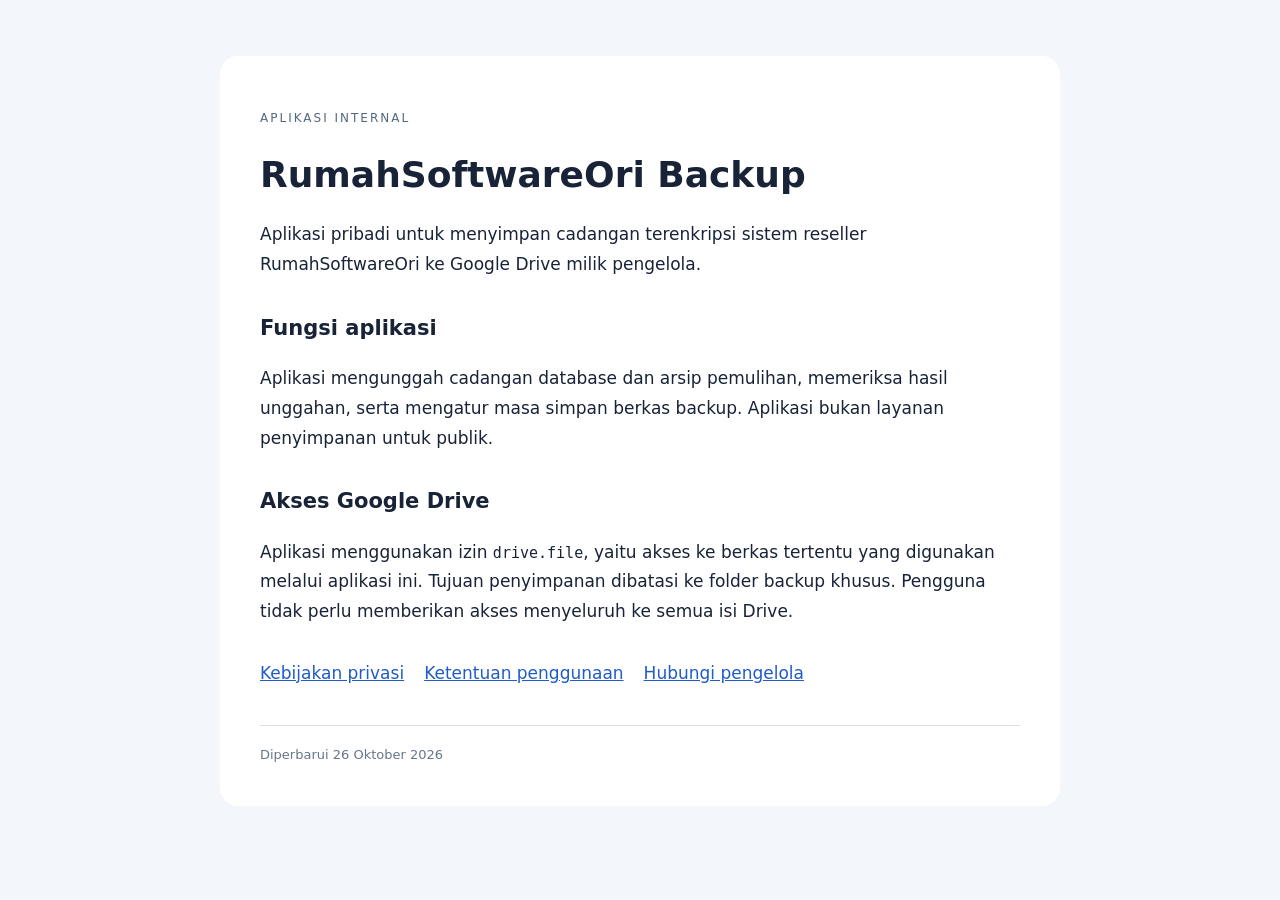
<file: index.html>
<!doctype html><html lang="id"><meta charset="utf-8"><meta name="viewport" content="width=device-width,initial-scale=1"><title>RumahSoftwareOri Backup</title><link rel="stylesheet" href="style.css"><main><p class="eyebrow">APLIKASI INTERNAL</p><h1>RumahSoftwareOri Backup</h1><p>Aplikasi pribadi untuk menyimpan cadangan terenkripsi sistem reseller RumahSoftwareOri ke Google Drive milik pengelola.</p><h2>Fungsi aplikasi</h2><p>Aplikasi mengunggah cadangan database dan arsip pemulihan, memeriksa hasil unggahan, serta mengatur masa simpan berkas backup. Aplikasi bukan layanan penyimpanan untuk publik.</p><h2>Akses Google Drive</h2><p>Aplikasi menggunakan izin <code>drive.file</code>, yaitu akses ke berkas tertentu yang digunakan melalui aplikasi ini. Tujuan penyimpanan dibatasi ke folder backup khusus. Pengguna tidak perlu memberikan akses menyeluruh ke semua isi Drive.</p><nav><a href="privacy.html">Kebijakan privasi</a><a href="terms.html">Ketentuan penggunaan</a><a href="https://t.me/rumahsoftware">Hubungi pengelola</a></nav><footer>Diperbarui 26 Oktober 2026</footer></main></html>
</file>
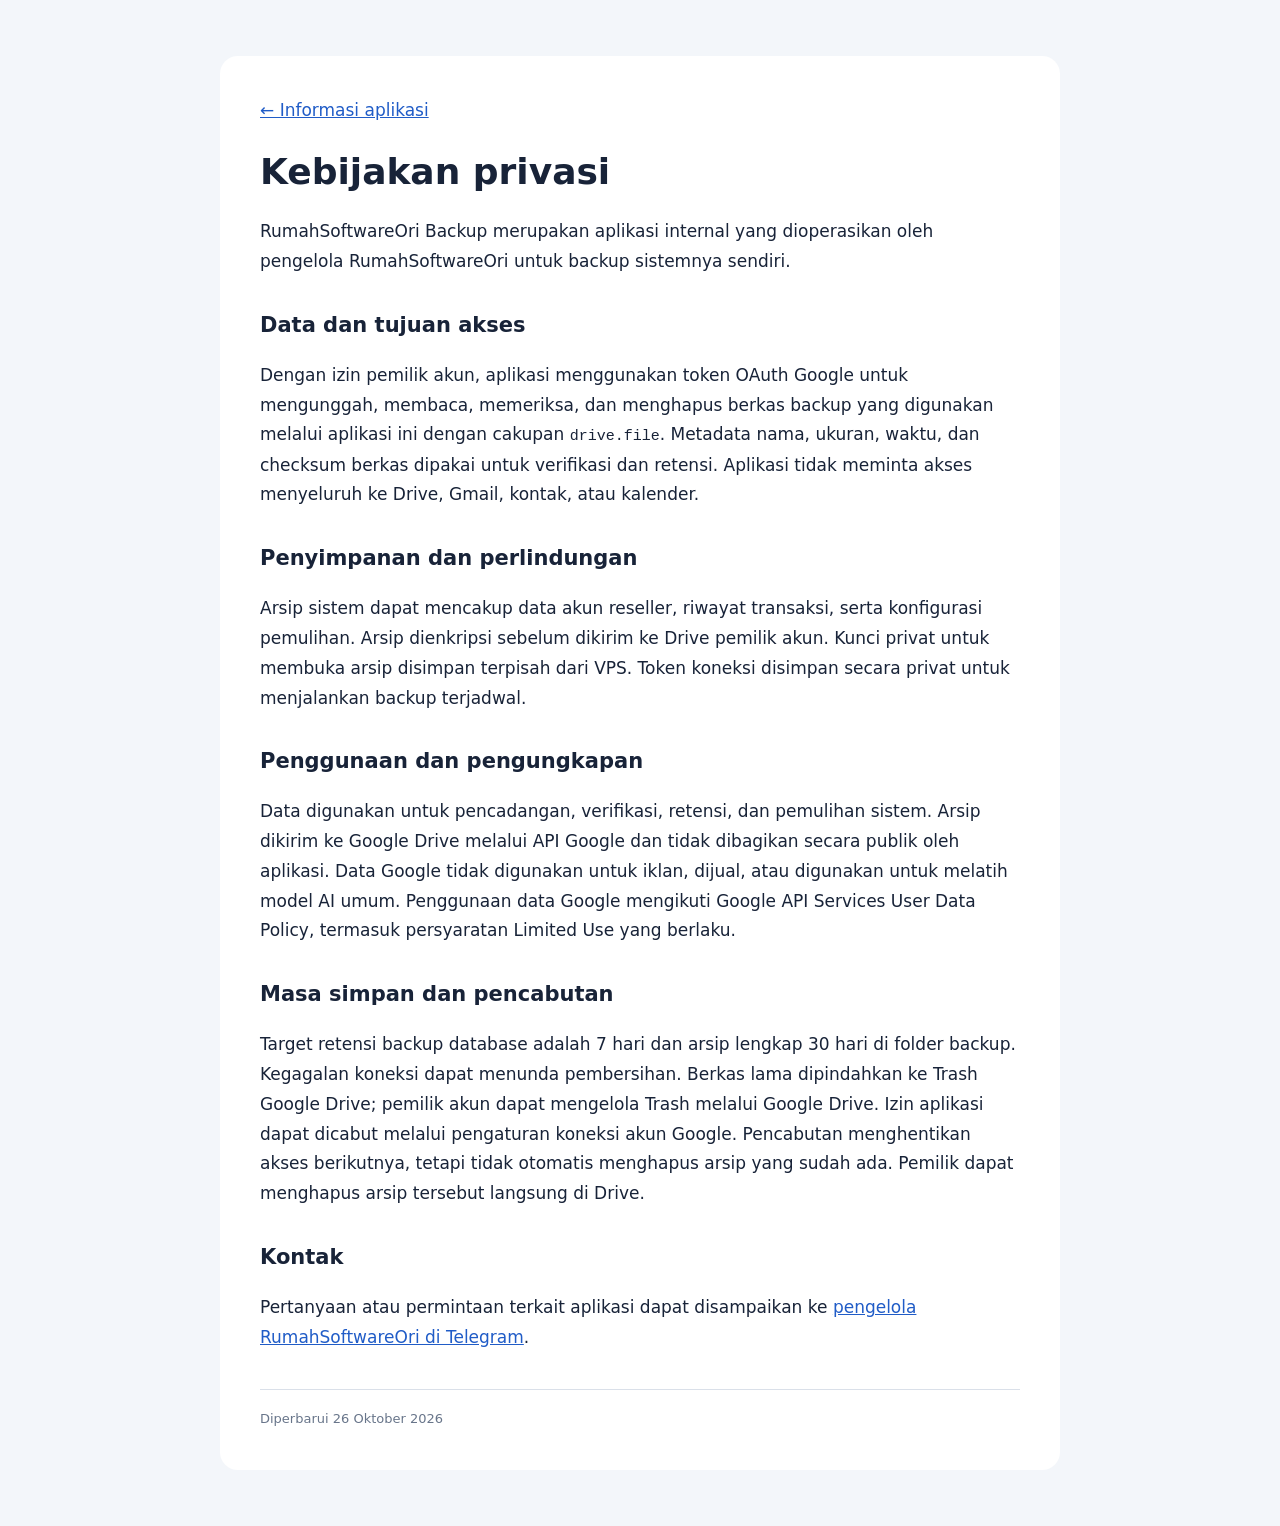
<file: privacy.html>
<!doctype html><html lang="id"><meta charset="utf-8"><meta name="viewport" content="width=device-width,initial-scale=1"><title>Privasi — RumahSoftwareOri Backup</title><link rel="stylesheet" href="style.css"><main><a href="index.html">← Informasi aplikasi</a><h1>Kebijakan privasi</h1><p>RumahSoftwareOri Backup merupakan aplikasi internal yang dioperasikan oleh pengelola RumahSoftwareOri untuk backup sistemnya sendiri.</p><h2>Data dan tujuan akses</h2><p>Dengan izin pemilik akun, aplikasi menggunakan token OAuth Google untuk mengunggah, membaca, memeriksa, dan menghapus berkas backup yang digunakan melalui aplikasi ini dengan cakupan <code>drive.file</code>. Metadata nama, ukuran, waktu, dan checksum berkas dipakai untuk verifikasi dan retensi. Aplikasi tidak meminta akses menyeluruh ke Drive, Gmail, kontak, atau kalender.</p><h2>Penyimpanan dan perlindungan</h2><p>Arsip sistem dapat mencakup data akun reseller, riwayat transaksi, serta konfigurasi pemulihan. Arsip dienkripsi sebelum dikirim ke Drive pemilik akun. Kunci privat untuk membuka arsip disimpan terpisah dari VPS. Token koneksi disimpan secara privat untuk menjalankan backup terjadwal.</p><h2>Penggunaan dan pengungkapan</h2><p>Data digunakan untuk pencadangan, verifikasi, retensi, dan pemulihan sistem. Arsip dikirim ke Google Drive melalui API Google dan tidak dibagikan secara publik oleh aplikasi. Data Google tidak digunakan untuk iklan, dijual, atau digunakan untuk melatih model AI umum. Penggunaan data Google mengikuti Google API Services User Data Policy, termasuk persyaratan Limited Use yang berlaku.</p><h2>Masa simpan dan pencabutan</h2><p>Target retensi backup database adalah 7 hari dan arsip lengkap 30 hari di folder backup. Kegagalan koneksi dapat menunda pembersihan. Berkas lama dipindahkan ke Trash Google Drive; pemilik akun dapat mengelola Trash melalui Google Drive. Izin aplikasi dapat dicabut melalui pengaturan koneksi akun Google. Pencabutan menghentikan akses berikutnya, tetapi tidak otomatis menghapus arsip yang sudah ada. Pemilik dapat menghapus arsip tersebut langsung di Drive.</p><h2>Kontak</h2><p>Pertanyaan atau permintaan terkait aplikasi dapat disampaikan ke <a href="https://t.me/rumahsoftware">pengelola RumahSoftwareOri di Telegram</a>.</p><footer>Diperbarui 26 Oktober 2026</footer></main></html>
</file>
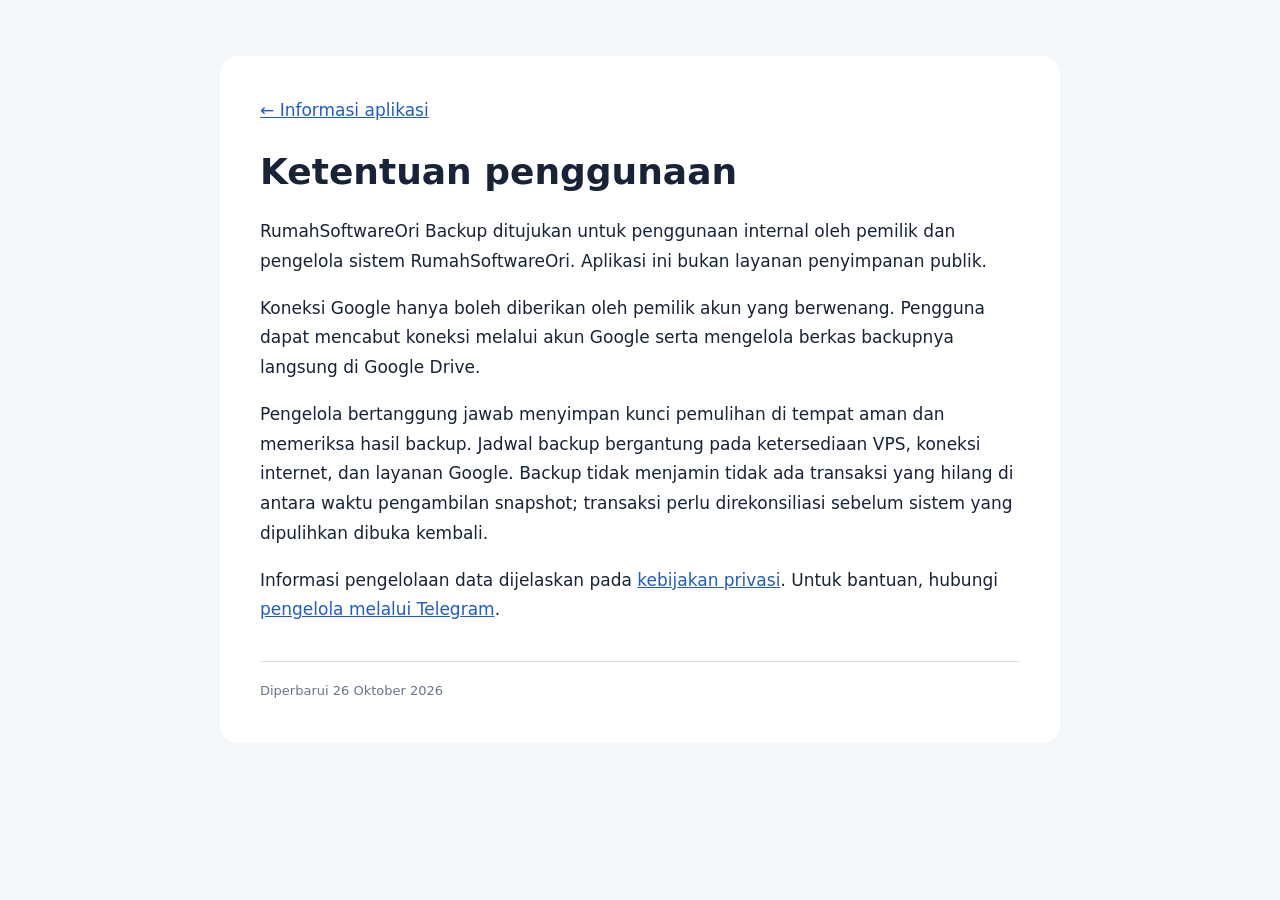
<file: terms.html>
<!doctype html><html lang="id"><meta charset="utf-8"><meta name="viewport" content="width=device-width,initial-scale=1"><title>Penggunaan — RumahSoftwareOri Backup</title><link rel="stylesheet" href="style.css"><main><a href="index.html">← Informasi aplikasi</a><h1>Ketentuan penggunaan</h1><p>RumahSoftwareOri Backup ditujukan untuk penggunaan internal oleh pemilik dan pengelola sistem RumahSoftwareOri. Aplikasi ini bukan layanan penyimpanan publik.</p><p>Koneksi Google hanya boleh diberikan oleh pemilik akun yang berwenang. Pengguna dapat mencabut koneksi melalui akun Google serta mengelola berkas backupnya langsung di Google Drive.</p><p>Pengelola bertanggung jawab menyimpan kunci pemulihan di tempat aman dan memeriksa hasil backup. Jadwal backup bergantung pada ketersediaan VPS, koneksi internet, dan layanan Google. Backup tidak menjamin tidak ada transaksi yang hilang di antara waktu pengambilan snapshot; transaksi perlu direkonsiliasi sebelum sistem yang dipulihkan dibuka kembali.</p><p>Informasi pengelolaan data dijelaskan pada <a href="privacy.html">kebijakan privasi</a>. Untuk bantuan, hubungi <a href="https://t.me/rumahsoftware">pengelola melalui Telegram</a>.</p><footer>Diperbarui 26 Oktober 2026</footer></main></html>
</file>
<file: style.css>
body{margin:0;background:#f3f6fa;color:#182338;font:17px/1.75 system-ui,sans-serif}main{max-width:760px;margin:56px auto;padding:40px;background:white;border-radius:18px}h1{font-size:36px;line-height:1.2}h2{font-size:21px;margin-top:30px}.eyebrow{font-size:12px;letter-spacing:2px;color:#526783}a{color:#205cc7}nav{display:flex;gap:20px;flex-wrap:wrap;margin-top:32px}footer{border-top:1px solid #dae0e9;margin-top:36px;padding-top:18px;color:#68758a;font-size:13px}code{font-size:15px}@media(max-width:820px){main{margin:16px;padding:24px}h1{font-size:30px}}
</file>
